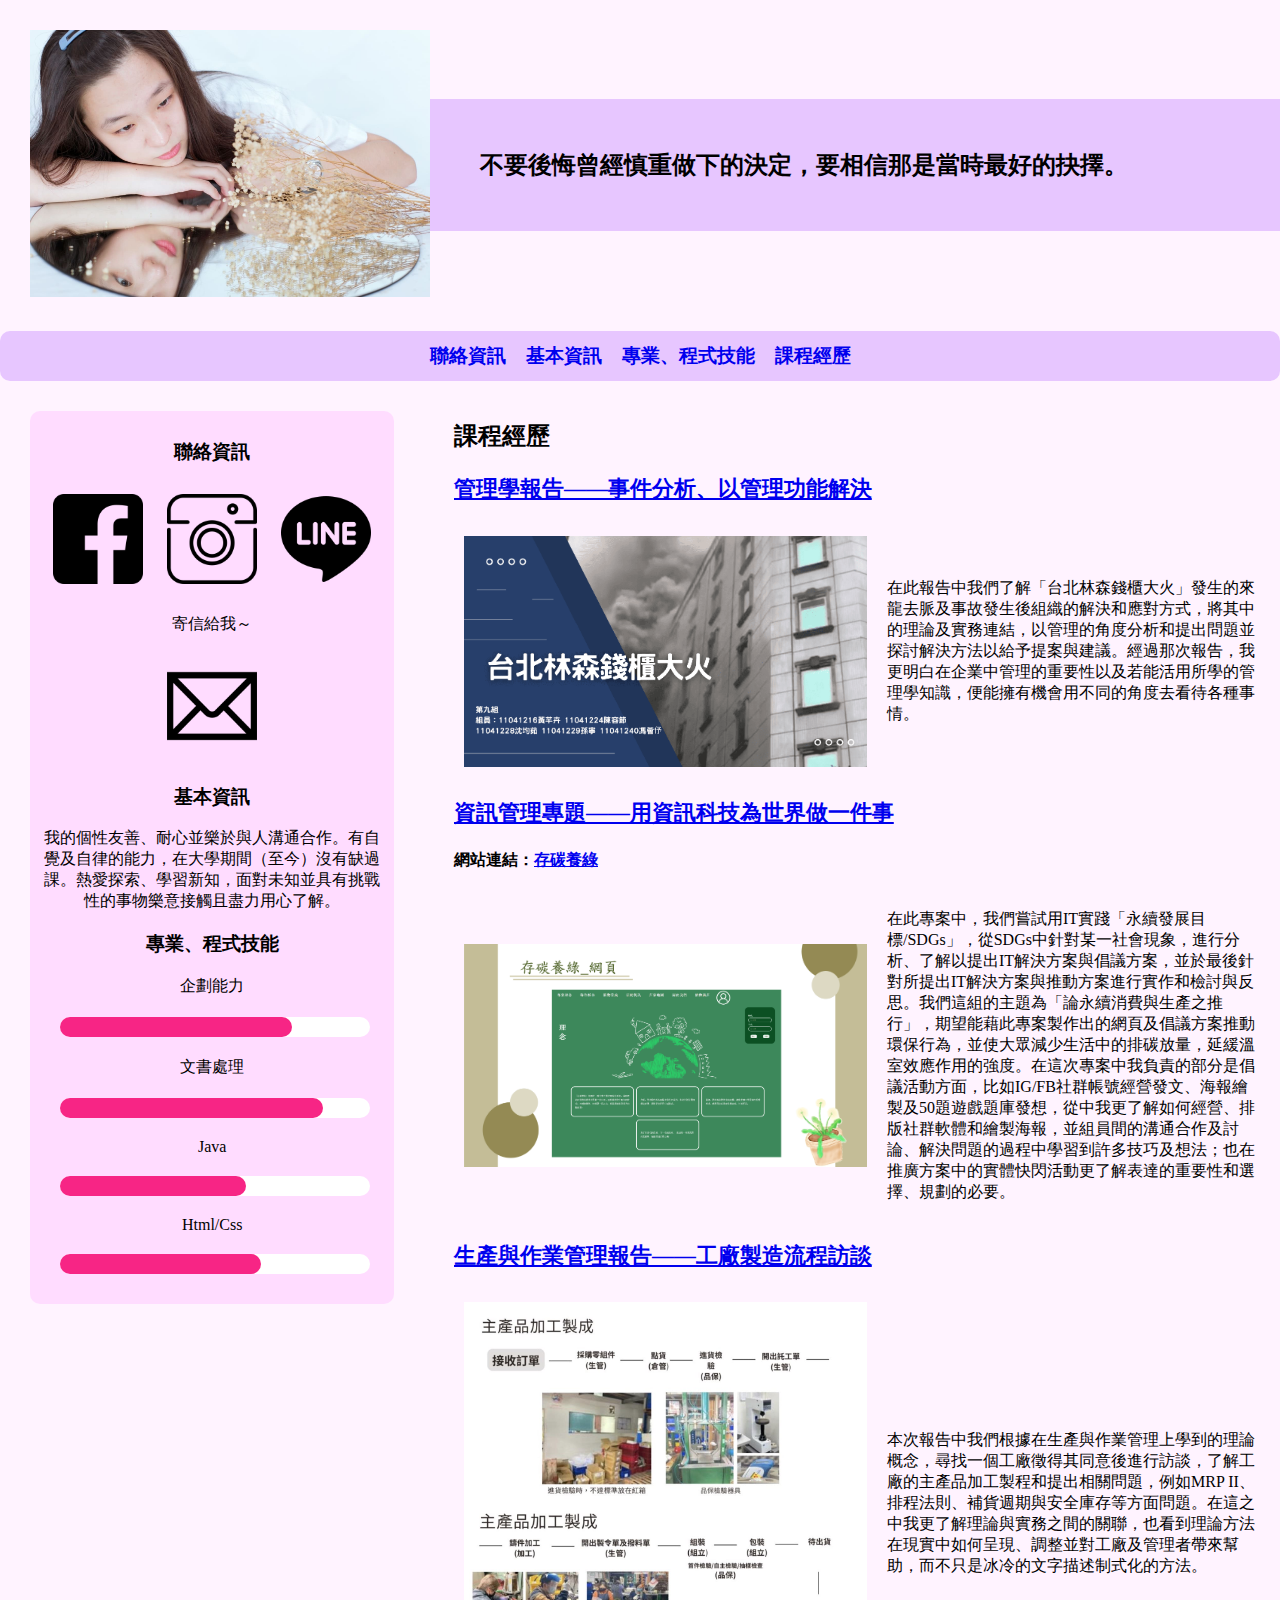
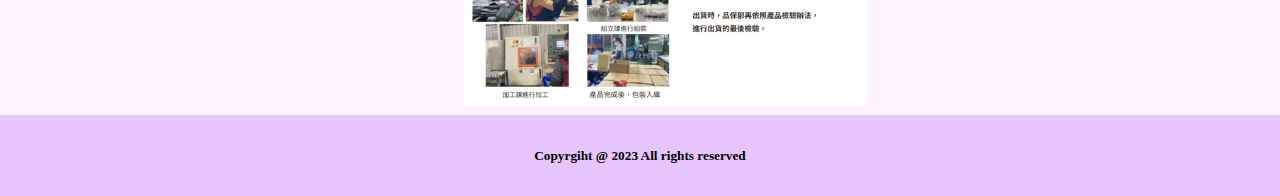
<file: index.html>
<!DOCTYPE html>
<html lang="en">
<head>
    <meta charset="UTF-8">
    <meta http-equiv="X-UA-Compatible" content="IE=edge">
    <meta name="viewport" content="width=device-width, initial-scale=1.0">
    <title>Samplet</title>
    <link rel="stylesheet" href="index.css">
</head>
<body>
    <header>
        <div class="person" style="display: inline-block;"><img src="image/homepage.jpg/個人履歷照片.jpg" width="430px" height="285"></div>
        <h2 class="title-01" style="display: inline-block;">不要後悔曾經慎重做下的決定，要相信那是當時最好的抉擇。</h2>
    </header>

    <div class="nav-place">
        <nav>
          <h3><a href="#link-01">聯絡資訊</a></h3>
          <h3><a href="#link-02">基本資訊</a></h3>
          <h3><a href="#link-03">專業、程式技能</a></h3>
          <h3><a href="#link-04">課程經歷</a></h3>
        </nav>
      </div>

    <main>
        <article class="rectangle">
            <section class="card">
                <h3 id="link-01">聯絡資訊</h3>
                <div class="container">
                    <a href="https://www.facebook.com/profile.php?id=100014373551487&mibextid=LQQJ4d"><img src="image/button.jpg/fb-picture.png"></a>
                    <a href="https://instagram.com/chenrongjie48?igshid=YmMyMTA2M2Y="><img src="image/button.jpg/ig-picture.png"></a>
                    <a href="https://line.me/ti/p/1L-nnDXklp"><img src="image/button.jpg/line-picture.png"></a>
                </div>
                <p>寄信給我～</p>
                    <a href="mailto:11041224@cycu.org.tw" class="container"><img src="image/button.jpg/email-picture.png"></a>
                <h3 id="link-02">基本資訊</h3>
                    <p>我的個性友善、耐心並樂於與人溝通合作。有自覺及自律的能力，在大學期間（至今）沒有缺過課。熱愛探索、學習新知，面對未知並具有挑戰性的事物樂意接觸且盡力用心了解。
                    </p>
                <h3 id="link-03">專業、程式技能</h3>
                <div class="skill">
                    <div class="skill-progress">
                        <span class="skill-name">企劃能力</span>
                        <div class="progress-bar" data-width="75"></div>
                    </div>
                    <div class="skill-progress">
                        <span class="skill-name">文書處理</span>
                        <div class="progress-bar" data-width="85"></div>
                    </div>
                    <div class="skill-progress">
                        <span class="skill-name">Java</span>
                        <div class="progress-bar" data-width="60"></div>
                    </div>
                    <div class="skill-progress">
                        <span class="skill-name">Html/Css</span>
                        <div class="progress-bar" data-width="65"></div>
                    </div>
                </div>
        
            </section>
        </article>

        <aside class="card-1">
            <h2 id="link-04">課程經歷</h2>
            <h3>
                <a href="subject-01.html"><h3>管理學報告——事件分析、以管理功能解決</h3></a>
            </h3>
            <div class="subject">
                    <div class="image-and-text"><img src="image/homepage.jpg/管理學圖片.png" style="width: 50%; height: auto;" onmouseover="this.style.transform='scale(1.1)'" onmouseout="this.style.transform='scale(1)'"><!--縮放效果：當游標移到圖片上時，圖片會以1.1倍的比例進行縮放；當游標移開圖片時，圖片即恢復原始大小-->
                    <p>在此報告中我們了解「台北林森錢櫃大火」發生的來龍去脈及事故發生後組織的解決和應對方式，將其中的理論及實務連結，以管理的角度分析和提出問題並探討解決方法以給予提案與建議。經過那次報告，我更明白在企業中管理的重要性以及若能活用所學的管理學知識，便能擁有機會用不同的角度去看待各種事情。</p>
                </div>
            </div>
                <h3>
                    <a href="subject-02.html"><h3>資訊管理專題——用資訊科技為世界做一件事</h3></a>
                </h3>
                <div>
                    <h4>網站連結：<a href="https://krank0000.github.io/green_account/index.html">存碳養綠</a></h4>
                </div>
            <div class="subject">    
                <div class="image-and-text">
                    <img src="image/homepage.jpg/資訊管理圖片.png" style="width: 50%; height: auto;" onmouseover="this.style.transform='scale(1.1)'" onmouseout="this.style.transform='scale(1)'"><!--縮放效果：當游標移到圖片上時，圖片會以1.1倍的比例進行縮放；當游標移開圖片時，圖片即恢復原始大小-->
                    <p>在此專案中，我們嘗試用IT實踐「永續發展目標/SDGs」，從SDGs中針對某一社會現象，進行分析、了解以提出IT解決方案與倡議方案，並於最後針對所提出IT解決方案與推動方案進行實作和檢討與反思。我們這組的主題為「論永續消費與生產之推行」，期望能藉此專案製作出的網頁及倡議方案推動環保行為，並使大眾減少生活中的排碳放量，延緩溫室效應作用的強度。在這次專案中我負責的部分是倡議活動方面，比如IG/FB社群帳號經營發文、海報繪製及50題遊戲題庫發想，從中我更了解如何經營、排版社群軟體和繪製海報，並組員間的溝通合作及討論、解決問題的過程中學習到許多技巧及想法；也在推廣方案中的實體快閃活動更了解表達的重要性和選擇、規劃的必要。</p>
                </div>
            </div>
            <h3>
                <a href="subject-03.html"><h3>生產與作業管理報告——工廠製造流程訪談</h3></a>
            </h3>
            <div class="subject">
                <div class="image-and-text">
                    <img src="image/homepage.jpg/生管照片.jpg" style="width: 50%; height: auto;" onmouseover="this.style.transform='scale(1.1)'" onmouseout="this.style.transform='scale(1)'"><!--縮放效果：當游標移到圖片上時，圖片會以1.1倍的比例進行縮放；當游標移開圖片時，圖片即恢復原始大小-->
                    <p>本次報告中我們根據在生產與作業管理上學到的理論概念，尋找一個工廠徵得其同意後進行訪談，了解工廠的主產品加工製程和提出相關問題，例如MRP II、排程法則、補貨週期與安全庫存等方面問題。在這之中我更了解理論與實務之間的關聯，也看到理論方法在現實中如何呈現、調整並對工廠及管理者帶來幫助，而不只是冰冷的文字描述制式化的方法。</p>
                </div>
            </div>
        </aside>
    </main>
    
    
    <div class="clearfix">
    <footer>
        <h5>Copyrgiht @ 2023 All rights reserved</h5>
    </footer>
    </div>
      
    
</body>
</html>
</file>
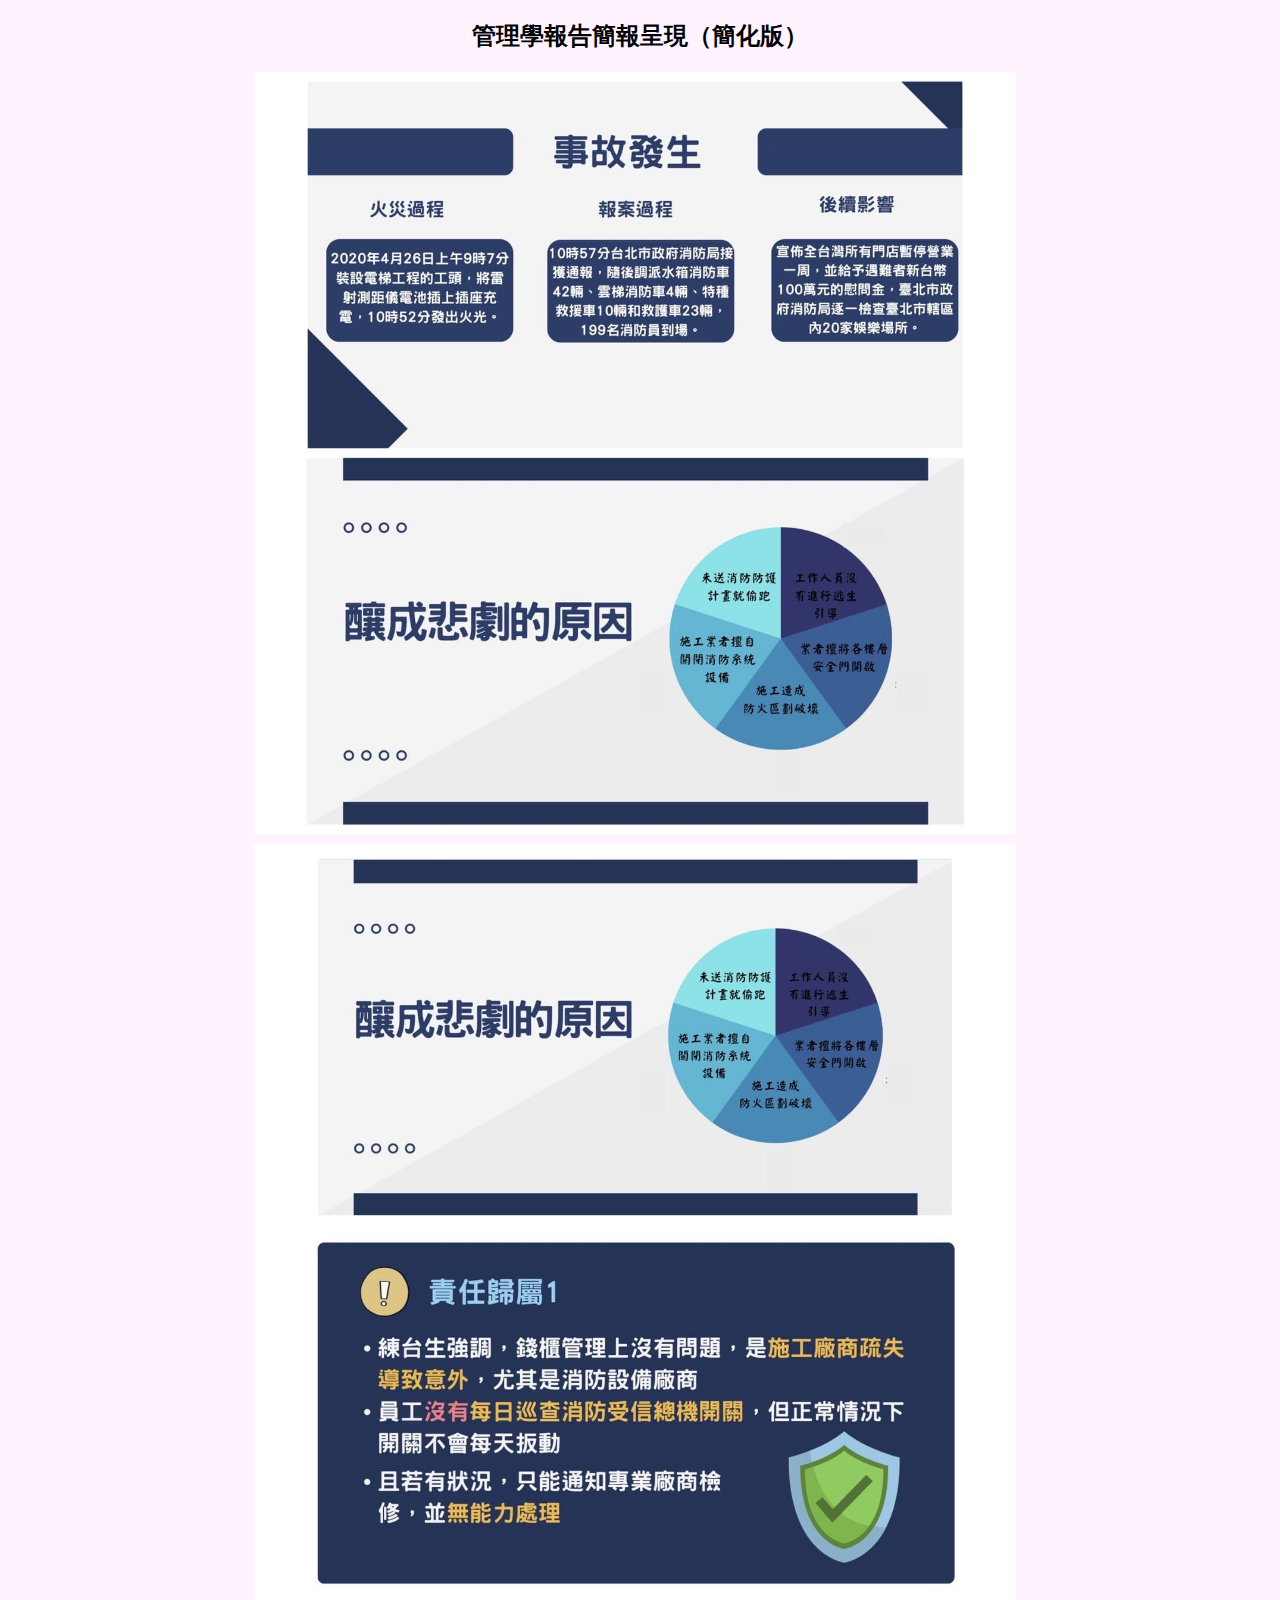
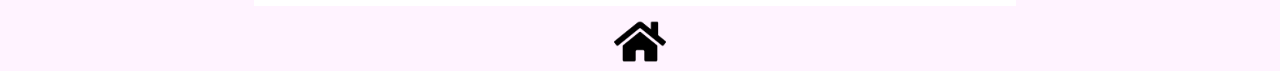
<file: subject-01.html>
<!DOCTYPE html>
<html lang="en">
<head>
    <meta charset="UTF-8">
    <meta http-equiv="X-UA-Compatible" content="IE=edge">
    <meta name="viewport" content="width=device-width, initial-scale=1.0">
    <title>Document</title>
    <link rel="stylesheet" href="subject-01.css">
</head>
<body>
    <header>
        <h2>管理學報告簡報呈現（簡化版）</h2>
    </header>
    <main>
        <div class="report">
            <a><img src="image/subjectpicture.jpg/管理學簡報1.jpg"></a>
            <a><img src="image/subjectpicture.jpg/管理學簡報2.jpg"></a>
        </div>
    </main>
    <footer class="home">
        <a href="index.html"><img src="image/button.jpg/回首頁圖片.png"></a>         
    </footer>    

</body>
</html>
</file>
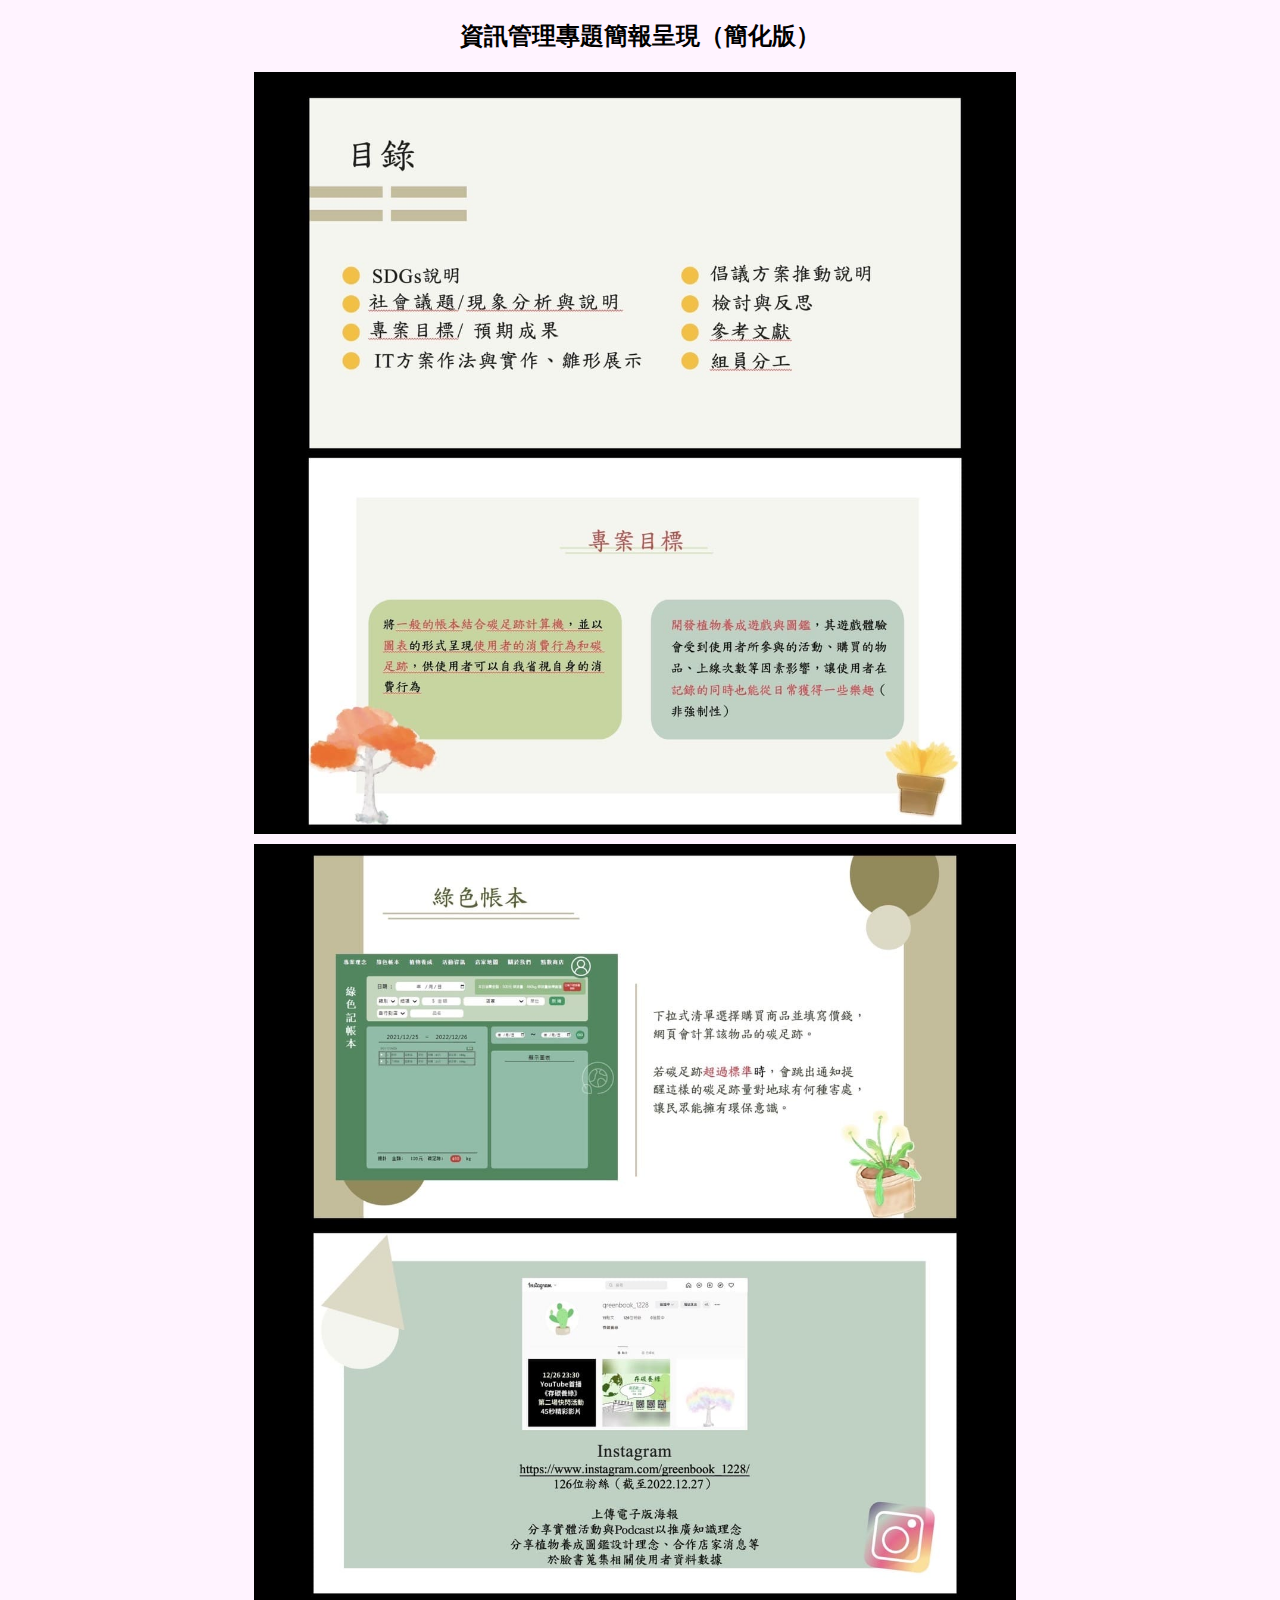
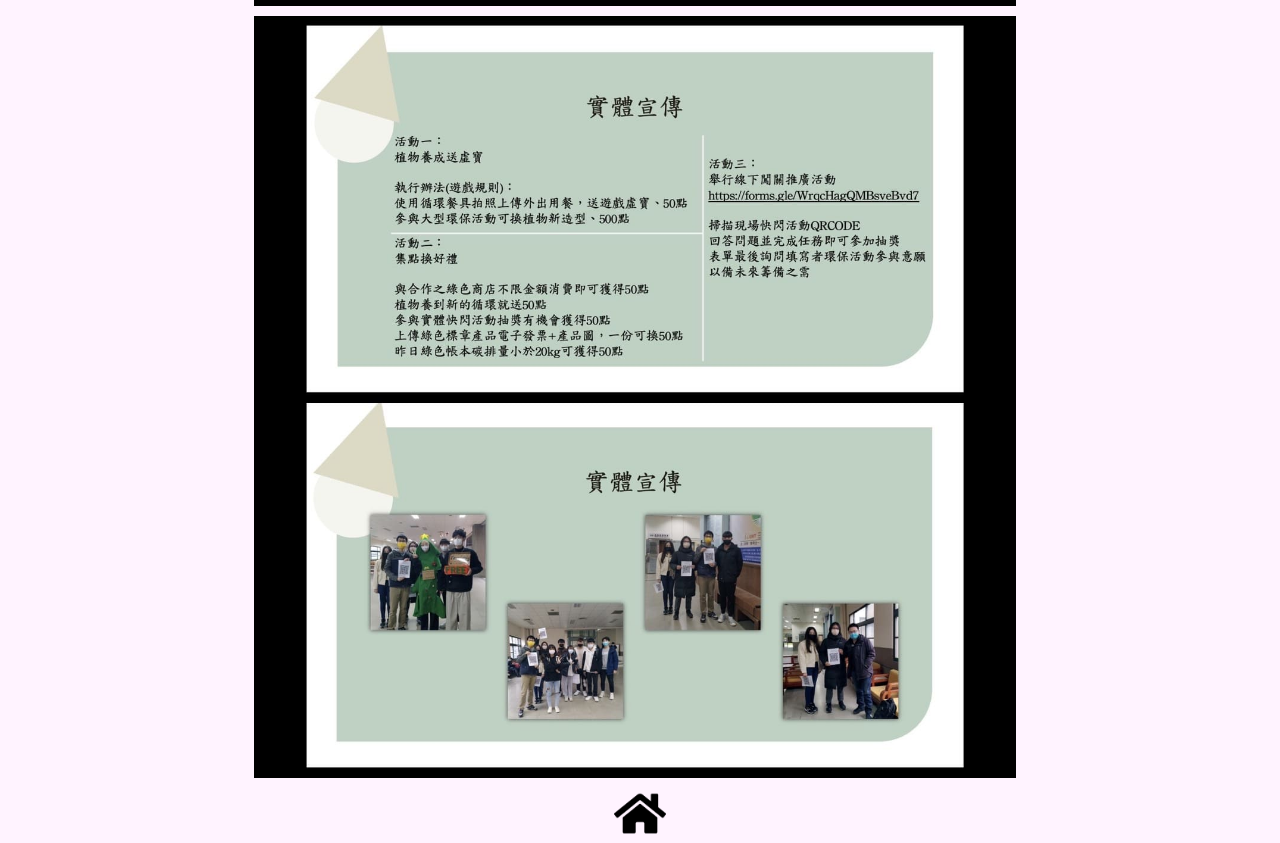
<file: subject-02.html>
<!DOCTYPE html>
<html lang="en">
<head>
    <meta charset="UTF-8">
    <meta http-equiv="X-UA-Compatible" content="IE=edge">
    <meta name="viewport" content="width=device-width, initial-scale=1.0">
    <title>Document</title>
    <link rel="stylesheet" href="subject-02.css">
</head>
<body>
    <header>
        <h2>資訊管理專題簡報呈現（簡化版）</h2>
    </header>
    <main>
        <div class="report">
            <a><img src="image/subjectpicture.jpg/資管簡報1.jpg"></a>
            <a><img src="image/subjectpicture.jpg/資管簡報2.jpg"></a>
            <a><img src="image/subjectpicture.jpg/資管簡報3.jpg"></a>
        </div>
    </main>
    <footer class="home">
        <a href="index.html"><img src="image/button.jpg/回首頁圖片.png"></a>         
    </footer>    
</body>
</html>
</file>
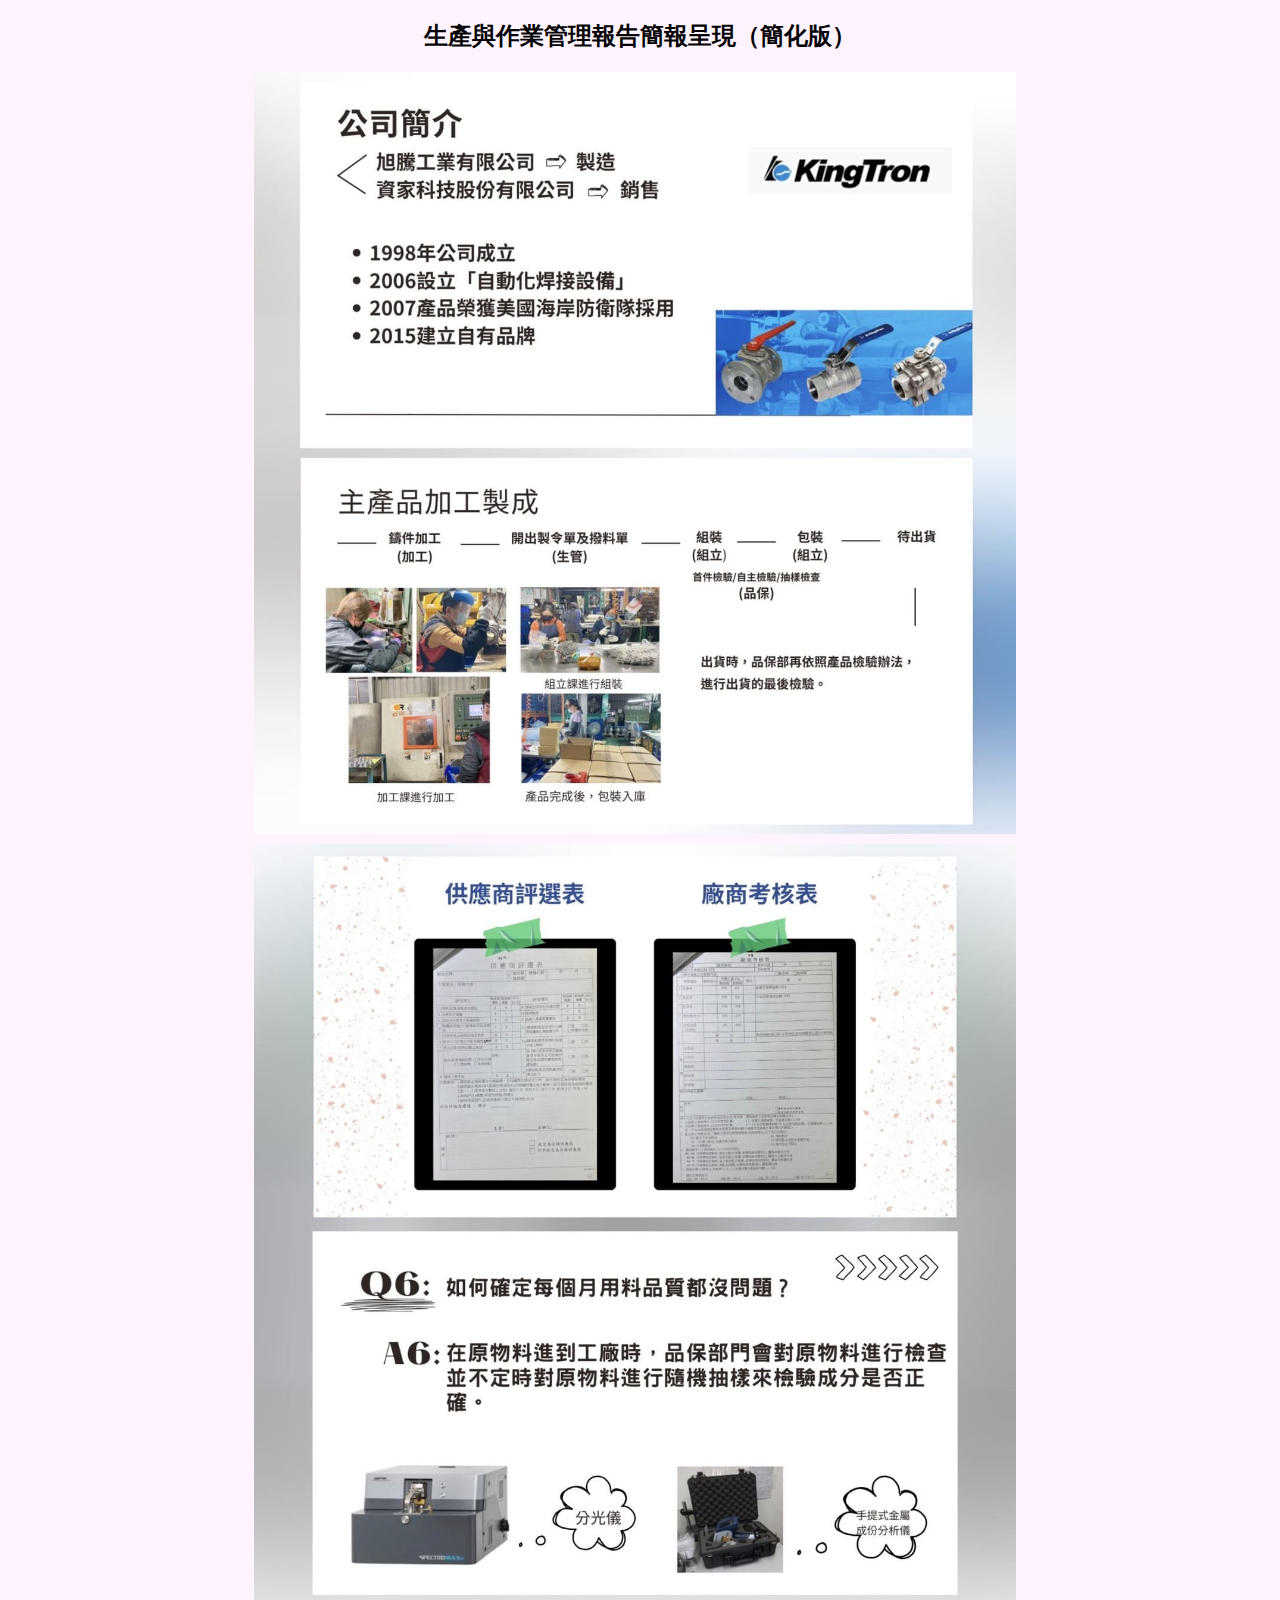
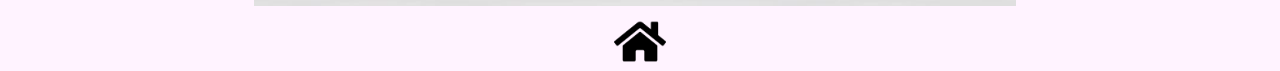
<file: subject-03.html>
<!DOCTYPE html>
<html lang="en">
<head>
    <meta charset="UTF-8">
    <meta http-equiv="X-UA-Compatible" content="IE=edge">
    <meta name="viewport" content="width=device-width, initial-scale=1.0">
    <title>Document</title>
    <link rel="stylesheet" href="subject-03.css">
</head>
<body>
    <header>
        <h2>生產與作業管理報告簡報呈現（簡化版）</h2>
    </header>
    <main>
        <div class="report">
            <a><img src="image/subjectpicture.jpg/生管簡報1.jpg"></a>
            <a><img src="image/subjectpicture.jpg/生管簡報2.jpg"></a>
        </div>
    </main>
    <footer class="home">
        <a href="index.html"><img src="image/button.jpg/回首頁圖片.png"></a>         
    </footer>    
</body>
</html>
</file>
<file: index.css>
* {
    box-sizing: border-box;
}

body {
    background-color:#FFF3FF;
    margin: 0px;
}

header {
    display: flex;
    align-items: center;
  }

main {
  padding: 20px;
}

article {
  float:left;
  width: 31%;
}

aside {
  float: right;
  width: 65%;
}
  
.person {
  max-width: 400px;
  margin: 30px 0px 30px 30px;
  overflow: hidden;
}

.person img {
  width: 100%;
  height: auto;
  margin: 0;
}
  
.title-01 {
  background-color: #E7C6FF;
  border: 50px solid #E7C6FF;
  width: 70%;
}

.nav-place {
  display: flex;
  justify-content: center;
}

nav {
  display: flex;
  justify-content: center;
  align-items: center;
  height: 50px;
  width: 1350px;
  background-color: #E7C6FF;
  border-radius: 10px;

}

nav a {
  margin: 0px 10px;
  text-decoration: none;
}

nav a:hover {
  background-color: #FFD6FF;
  color: #3a0ca3;
}


.clearfix {
  clear: both;
}

.card {
  background-color: #FFDCFF;
  padding: 10px; 
  margin: 10px 10px;
  border-radius: 10px;
  background-size: cover;
  text-align: center;
}

img {
  width: 90px;
  height: 90px;
  margin: 10px;
  cursor: auto;
  transition: width 0.3s ease-in-out;
}

.card a {
  display: inline-block;
}

a:hover {
  transform: scale(1.1);
}

.progress-bar {
  height: 20px;
  background-color: white;
  border-radius: 10px;
  width: 90%;
  margin: 20px;
}

.progress-bar:before {
  content: '';
  display: block;
  height: 20px;
  border-radius: 10px;
  background-color: #f72585;
  transition: width 1s ease-in-out;
}

.skill-progress .progress-bar[data-width='75']:before {
  width: 75%;
}

.skill-progress .progress-bar[data-width='85']:before {
  width: 85%;
}

.skill-progress .progress-bar[data-width='60']:before {
  width: 60%;
}

.skill-progress .progress-bar[data-width='65']:before {
  width: 65%;
}

.subject {
  display: flex;
  flex-wrap: wrap;
}

.image-and-text {
  display: flex;
  align-items: center;
  margin-right: 20px;
}

.image-and-text:last-child {
  margin-right: 0;
}

.image-and-text img {
  width: 400px;
  height: auto;
  margin-right: 20px;
}

.image-and-text p {
  flex: 1;
}

.clearfix {
  background-color: #E7C6FF;
  padding: 10px;
  text-align: center;
  margin-top: 30px;
}
</file>
<file: subject-01.css>
* {
    box-sizing: border-box;
}

body {
    background-color:#FFF3FF;
    margin: 0px;
}

header {
    text-align: center;
}

.report {
    display: flex;
    flex-wrap: wrap;
    justify-content: center;
    align-items: center;
}
  
.report a {
    margin-right: 10px;
    margin-bottom: 10px;
    display: flex;
    justify-content: center;
    align-items: center;
}
  
.report img {
    max-width: 60%;
    max-height: 60%;
    margin: auto;
}

.home {
    display: flex;
    justify-content: center;
    align-items: center;
    height: 100%;
    text-align: center;
}
  
  .home img {
    max-width: 10%;
    height: auto;
}
</file>
<file: subject-02.css>
* {
    box-sizing: border-box;
}

body {
    background-color:#FFF3FF;
    margin: 0px;
}

header {
    text-align: center;
}

.report {
    display: flex;
    flex-wrap: wrap;
    justify-content: center;
    align-items: center;
}
  
.report a {
    margin-right: 10px;
    margin-bottom: 10px;
    display: flex;
    justify-content: center;
    align-items: center;
}
  
.report img {
    max-width: 60%;
    max-height: 60%;
    margin: auto;
}

.home {
    display: flex;
    justify-content: center;
    align-items: center;
    height: 100%;
    text-align: center;

}
  
  .home img {
    max-width: 10%;
    height: auto;
}
</file>
<file: subject-03.css>
* {
    box-sizing: border-box;
}

body {
    background-color:#FFF3FF;
    margin: 0px;
}

header {
    text-align: center;
}

.report {
    display: flex;
    flex-wrap: wrap;
    justify-content: center;
    align-items: center;
}
  
.report a {
    margin-right: 10px;
    margin-bottom: 10px;
    display: flex;
    justify-content: center;
    align-items: center;
}
  
.report img {
    max-width: 60%;
    max-height: 60%;
    margin: auto;
}

.home {
    display: flex;
    justify-content: center;
    align-items: center;
    height: 100%;
    text-align: center;
}
  
  .home img {
    max-width: 10%;
    height: auto;
}
</file>
